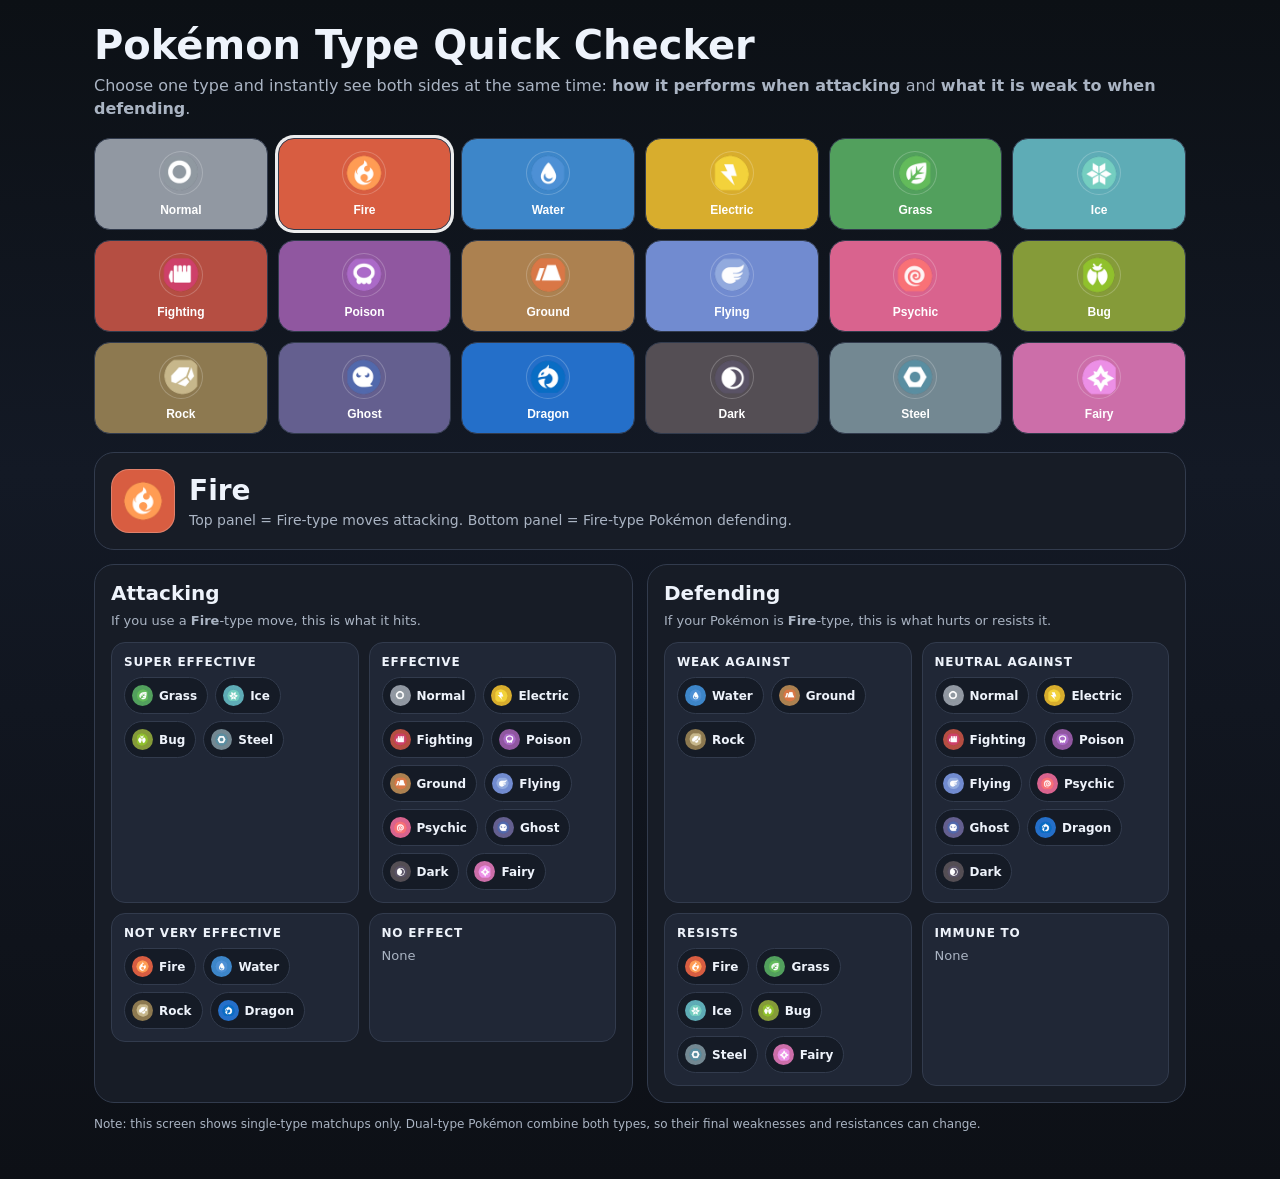
<file: pokemon_type_checker_with_uploaded_icons.html>
<!DOCTYPE html>
<html lang="en">
<head>
<meta charset="UTF-8" />
<meta name="viewport" content="width=device-width, initial-scale=1.0" />
<title>Pokémon Type Quick Checker</title>
<style>
  :root {
    --bg:#0d1016;
    --panel:#171c26;
    --panel-2:#202736;
    --text:#eef3fb;
    --muted:#aab4c3;
    --border:#323b4d;
  }
  * { box-sizing:border-box; }
  body {
    margin:0;
    font-family: Inter, ui-sans-serif, system-ui, -apple-system, BlinkMacSystemFont, "Segoe UI", sans-serif;
    background: linear-gradient(180deg, #0c1015, #131925 40%, #0d1016);
    color: var(--text);
  }
  .app {
    width:min(1120px,100%);
    margin:0 auto;
    padding:22px 14px 34px;
  }
  h1 { margin:0 0 6px; font-size:clamp(26px,4vw,40px); }
  .sub { margin:0 0 18px; color:var(--muted); line-height:1.45; }

  .types {
    display:grid;
    grid-template-columns:repeat(6,1fr);
    gap:10px;
    margin-bottom:18px;
  }
  .type-btn {
    border:1px solid var(--border);
    color:white;
    border-radius:16px;
    padding:10px 7px;
    cursor:pointer;
    min-height:92px;
    display:flex;
    flex-direction:column;
    gap:8px;
    align-items:center;
    justify-content:center;
    font-weight:800;
    transition:transform .12s ease, filter .12s ease, box-shadow .12s ease;
  }
  .type-btn:hover { transform:translateY(-1px); filter:brightness(1.06); }
  .type-btn.active { box-shadow:0 0 0 3px rgba(255,255,255,.92); }

  .type-icon, .bigicon, .mini {
    display:grid;
    place-items:center;
    overflow:hidden;
  }
  .type-icon {
    width:44px;
    height:44px;
    border-radius:999px;
    background:rgba(255,255,255,.16);
    border:1px solid rgba(255,255,255,.22);
  }
  .type-icon img, .bigicon img, .mini img { display:block; width:100%; height:100%; object-fit:contain; }
  .type-name { font-size:12px; }

  .header-card {
    background:var(--panel);
    border:1px solid var(--border);
    border-radius:20px;
    padding:16px;
    margin-bottom:14px;
  }
  .selected-row {
    display:flex;
    gap:14px;
    align-items:center;
  }
  .bigicon {
    width:64px;
    height:64px;
    border-radius:18px;
    border:1px solid rgba(255,255,255,.22);
    background:rgba(255,255,255,.08);
    padding:8px;
  }
  .selected-info h2 { margin:0; font-size:28px; }
  .selected-info p { margin:5px 0 0; color:var(--muted); font-size:14px; }

  .two-col {
    display:grid;
    grid-template-columns:1fr 1fr;
    gap:14px;
  }
  .panel {
    background:var(--panel);
    border:1px solid var(--border);
    border-radius:20px;
    padding:16px;
  }
  .panel h3 { margin:0 0 12px; font-size:20px; }
  .hint { margin:-4px 0 14px; color:var(--muted); font-size:13px; }

  .grid {
    display:grid;
    grid-template-columns:1fr 1fr;
    gap:10px;
  }
  .box {
    background:var(--panel-2);
    border:1px solid var(--border);
    border-radius:14px;
    padding:12px;
    min-height:92px;
  }
  .box-title {
    margin:0 0 8px;
    font-size:12px;
    font-weight:800;
    letter-spacing:.8px;
    text-transform:uppercase;
  }
  .chips {
    display:flex;
    flex-wrap:wrap;
    gap:7px;
  }
  .chip {
    display:inline-flex;
    align-items:center;
    gap:6px;
    background:#151b26;
    border:1px solid var(--border);
    border-radius:999px;
    padding:7px 10px 7px 7px;
    font-size:12px;
    font-weight:800;
  }
  .mini {
    width:21px;
    height:21px;
    border-radius:999px;
    background:rgba(255,255,255,.18);
    padding:3px;
  }
  .empty { color:var(--muted); font-size:13px; }
  .note {
    margin-top:12px;
    color:var(--muted);
    font-size:12px;
    line-height:1.5;
  }

  .Normal { background:#9198a2; }
  .Fire { background:#d85d41; }
  .Water { background:#3d86c9; }
  .Electric { background:#d8ad2d; }
  .Grass { background:#52a05d; }
  .Ice { background:#5eacb6; }
  .Fighting { background:#b54e42; }
  .Poison { background:#9057a0; }
  .Ground { background:#ac8150; }
  .Flying { background:#718bd0; }
  .Psychic { background:#d9638e; }
  .Bug { background:#859b39; }
  .Rock { background:#8d7950; }
  .Ghost { background:#645f8f; }
  .Dragon { background:#246fc9; }
  .Dark { background:#544e54; }
  .Steel { background:#738892; }
  .Fairy { background:#cc6ea9; }

  @media (max-width: 860px) {
    .types { grid-template-columns:repeat(3,1fr); }
    .two-col { grid-template-columns:1fr; }
  }
  @media (max-width: 520px) {
    .grid { grid-template-columns:1fr; }
    .type-btn { min-height:84px; }
    .selected-info h2 { font-size:24px; }
  }
</style>
</head>
<body>
<main class="app">
  <h1>Pokémon Type Quick Checker</h1>
  <p class="sub">Choose one type and instantly see both sides at the same time: <b>how it performs when attacking</b> and <b>what it is weak to when defending</b>.</p>

  <section id="typeButtons" class="types" aria-label="Type selector"></section>

  <section class="header-card">
    <div class="selected-row">
      <div id="selectedIcon" class="bigicon Fire"></div>
      <div class="selected-info">
        <h2 id="selectedName">Fire</h2>
        <p>Top panel = Fire-type moves attacking. Bottom panel = Fire-type Pokémon defending.</p>
      </div>
    </div>
  </section>

  <section class="two-col">
    <div class="panel">
      <h3>Attacking</h3>
      <p class="hint">If you use a <b id="attackTypeName">Fire</b>-type move, this is what it hits.</p>
      <div class="grid">
        <div class="box"><div class="box-title">Super effective</div><div id="atkStrong" class="chips"></div></div>
        <div class="box"><div class="box-title">Effective</div><div id="atkNeutral" class="chips"></div></div>
        <div class="box"><div class="box-title">Not very effective</div><div id="atkWeak" class="chips"></div></div>
        <div class="box"><div class="box-title">No effect</div><div id="atkZero" class="chips"></div></div>
      </div>
    </div>

    <div class="panel">
      <h3>Defending</h3>
      <p class="hint">If your Pokémon is <b id="defTypeName">Fire</b>-type, this is what hurts or resists it.</p>
      <div class="grid">
        <div class="box"><div class="box-title">Weak against</div><div id="defWeak" class="chips"></div></div>
        <div class="box"><div class="box-title">Neutral against</div><div id="defNeutral" class="chips"></div></div>
        <div class="box"><div class="box-title">Resists</div><div id="defResist" class="chips"></div></div>
        <div class="box"><div class="box-title">Immune to</div><div id="defZero" class="chips"></div></div>
      </div>
    </div>
  </section>

  <p class="note">Note: this screen shows single-type matchups only. Dual-type Pokémon combine both types, so their final weaknesses and resistances can change.</p>
</main>

<script>
const icons = {};
icons["Normal"] = "[data-uri]";
icons["Fire"] = "[data-uri]";
icons["Water"] = "[data-uri]";
icons["Electric"] = "[data-uri]";
icons["Grass"] = "[data-uri]";
icons["Ice"] = "[data-uri]";
icons["Fighting"] = "[data-uri]";
icons["Poison"] = "[data-uri]";
icons["Ground"] = "[data-uri]";
icons["Flying"] = "[data-uri]";
icons["Psychic"] = "[data-uri]";
icons["Bug"] = "[data-uri]";
icons["Rock"] = "[data-uri]";
icons["Ghost"] = "[data-uri]";
icons["Dragon"] = "[data-uri]";
icons["Dark"] = "[data-uri]";
icons["Steel"] = "[data-uri]";
icons["Fairy"] = "[data-uri]";

const types = ["Normal","Fire","Water","Electric","Grass","Ice","Fighting","Poison","Ground","Flying","Psychic","Bug","Rock","Ghost","Dragon","Dark","Steel","Fairy"];
const chart = {
  Normal:{strong:[],weak:["Rock","Steel"],zero:["Ghost"]},
  Fire:{strong:["Grass","Ice","Bug","Steel"],weak:["Fire","Water","Rock","Dragon"],zero:[]},
  Water:{strong:["Fire","Ground","Rock"],weak:["Water","Grass","Dragon"],zero:[]},
  Electric:{strong:["Water","Flying"],weak:["Electric","Grass","Dragon"],zero:["Ground"]},
  Grass:{strong:["Water","Ground","Rock"],weak:["Fire","Grass","Poison","Flying","Bug","Dragon","Steel"],zero:[]},
  Ice:{strong:["Grass","Ground","Flying","Dragon"],weak:["Fire","Water","Ice","Steel"],zero:[]},
  Fighting:{strong:["Normal","Ice","Rock","Dark","Steel"],weak:["Poison","Flying","Psychic","Bug","Fairy"],zero:["Ghost"]},
  Poison:{strong:["Grass","Fairy"],weak:["Poison","Ground","Rock","Ghost"],zero:["Steel"]},
  Ground:{strong:["Fire","Electric","Poison","Rock","Steel"],weak:["Grass","Bug"],zero:["Flying"]},
  Flying:{strong:["Grass","Fighting","Bug"],weak:["Electric","Rock","Steel"],zero:[]},
  Psychic:{strong:["Fighting","Poison"],weak:["Psychic","Steel"],zero:["Dark"]},
  Bug:{strong:["Grass","Psychic","Dark"],weak:["Fire","Fighting","Poison","Flying","Ghost","Steel","Fairy"],zero:[]},
  Rock:{strong:["Fire","Ice","Flying","Bug"],weak:["Fighting","Ground","Steel"],zero:[]},
  Ghost:{strong:["Psychic","Ghost"],weak:["Dark"],zero:["Normal"]},
  Dragon:{strong:["Dragon"],weak:["Steel"],zero:["Fairy"]},
  Dark:{strong:["Psychic","Ghost"],weak:["Fighting","Dark","Fairy"],zero:[]},
  Steel:{strong:["Ice","Rock","Fairy"],weak:["Fire","Water","Electric","Steel"],zero:[]},
  Fairy:{strong:["Fighting","Dragon","Dark"],weak:["Fire","Poison","Steel"],zero:[]}
};

let selected = "Fire";

function multiplier(attackingType, defendingType){
  const row = chart[attackingType];
  if(row.zero.includes(defendingType)) return 0;
  if(row.strong.includes(defendingType)) return 2;
  if(row.weak.includes(defendingType)) return 0.5;
  return 1;
}
function iconImg(type, alt=""){
  return `<img src="${icons[type]}" alt="${alt || type}" />`;
}
function chip(type){
  return `<span class="chip"><span class="mini ${type}">${iconImg(type, type)}</span>${type}</span>`;
}
function fill(targetId, arr){
  document.getElementById(targetId).innerHTML = arr.length ? arr.map(chip).join("") : `<span class="empty">None</span>`;
}
function renderButtons(){
  const container = document.getElementById("typeButtons");
  container.innerHTML = types.map(type => `
    <button class="type-btn ${type} ${selected===type?'active':''}" data-type="${type}" type="button">
      <span class="type-icon ${type}">${iconImg(type, type)}</span>
      <span class="type-name">${type}</span>
    </button>
  `).join("");
  container.querySelectorAll(".type-btn").forEach(btn => {
    btn.addEventListener("click", () => {
      selected = btn.dataset.type;
      render();
    });
  });
}
function render(){
  renderButtons();

  document.getElementById("selectedName").textContent = selected;
  document.getElementById("attackTypeName").textContent = selected;
  document.getElementById("defTypeName").textContent = selected;
  const icon = document.getElementById("selectedIcon");
  icon.className = `bigicon ${selected}`;
  icon.innerHTML = iconImg(selected, selected);

  const atkStrong = chart[selected].strong;
  const atkWeak = chart[selected].weak;
  const atkZero = chart[selected].zero;
  const atkNeutral = types.filter(t => !atkStrong.includes(t) && !atkWeak.includes(t) && !atkZero.includes(t));
  fill("atkStrong", atkStrong);
  fill("atkNeutral", atkNeutral);
  fill("atkWeak", atkWeak);
  fill("atkZero", atkZero);

  const defWeak = [], defResist = [], defZero = [], defNeutral = [];
  types.forEach(attackingType => {
    const value = multiplier(attackingType, selected);
    if(value === 2) defWeak.push(attackingType);
    else if(value === 0.5) defResist.push(attackingType);
    else if(value === 0) defZero.push(attackingType);
    else defNeutral.push(attackingType);
  });
  fill("defWeak", defWeak);
  fill("defNeutral", defNeutral);
  fill("defResist", defResist);
  fill("defZero", defZero);
}
render();
</script>
</body>
</html>
</file>
